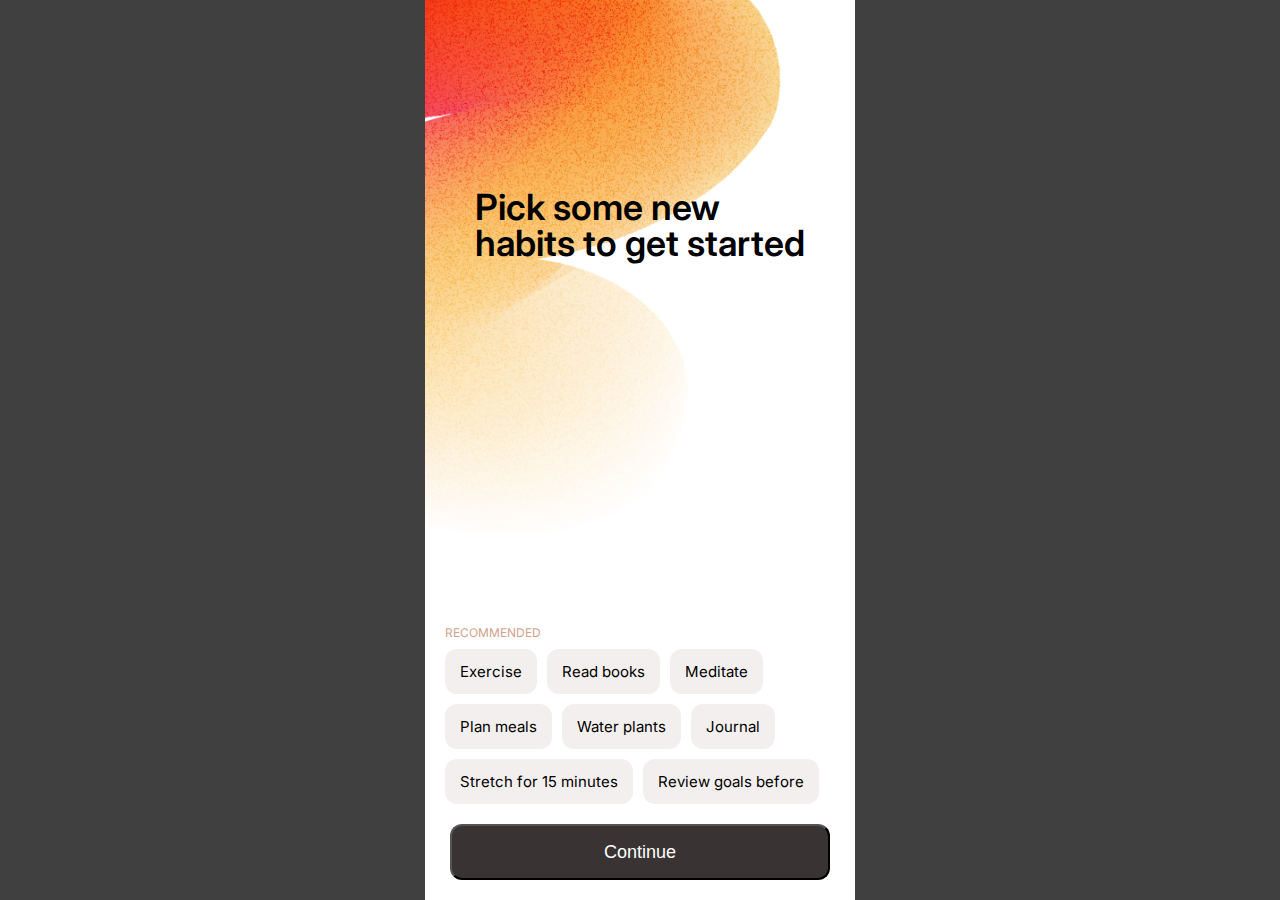
<file: index.html>
<!DOCTYPE html>
<html lang="en">

<head>
    <meta charset="UTF-8">
    <meta name="viewport" content="width=device-width, initial-scale=1.0">
    <title>To Do List Design</title>
    <link href="https://fonts.googleapis.com/css2?family=Inter:wght@600&display=swap" rel="stylesheet">
    <link rel="stylesheet" href="styles.css">

</head>

<body>
    <div class="custom-box">
        <div class="head">
            <p>
                Pick some new<br>
                habits to get started
            </p>
        </div>
        <div class="body">
            <div class="wrapper">
                <div class="title">RECOMMENDED</div>
                <ul class="list">
                    <li class="item">Exercise</li>
                    <li class="item">Read books</li>
                    <li class="item">Meditate</li>
                    <li class="item">Plan meals</li>
                    <li class="item">Water plants</li>
                    <li class="item">Journal</li>
                    <li class="item">Stretch for 15 minutes</li>
                    <li class="item">Review goals before</li>
                </ul>
            </div>
            <button class="button" onclick="buttonClicked()">Continue</button>
        </div>
    </div>
    <script>
        function buttonClicked() {
    window.location.href = 'homepage.html';
}
    </script>
</body>

</html>
</file>
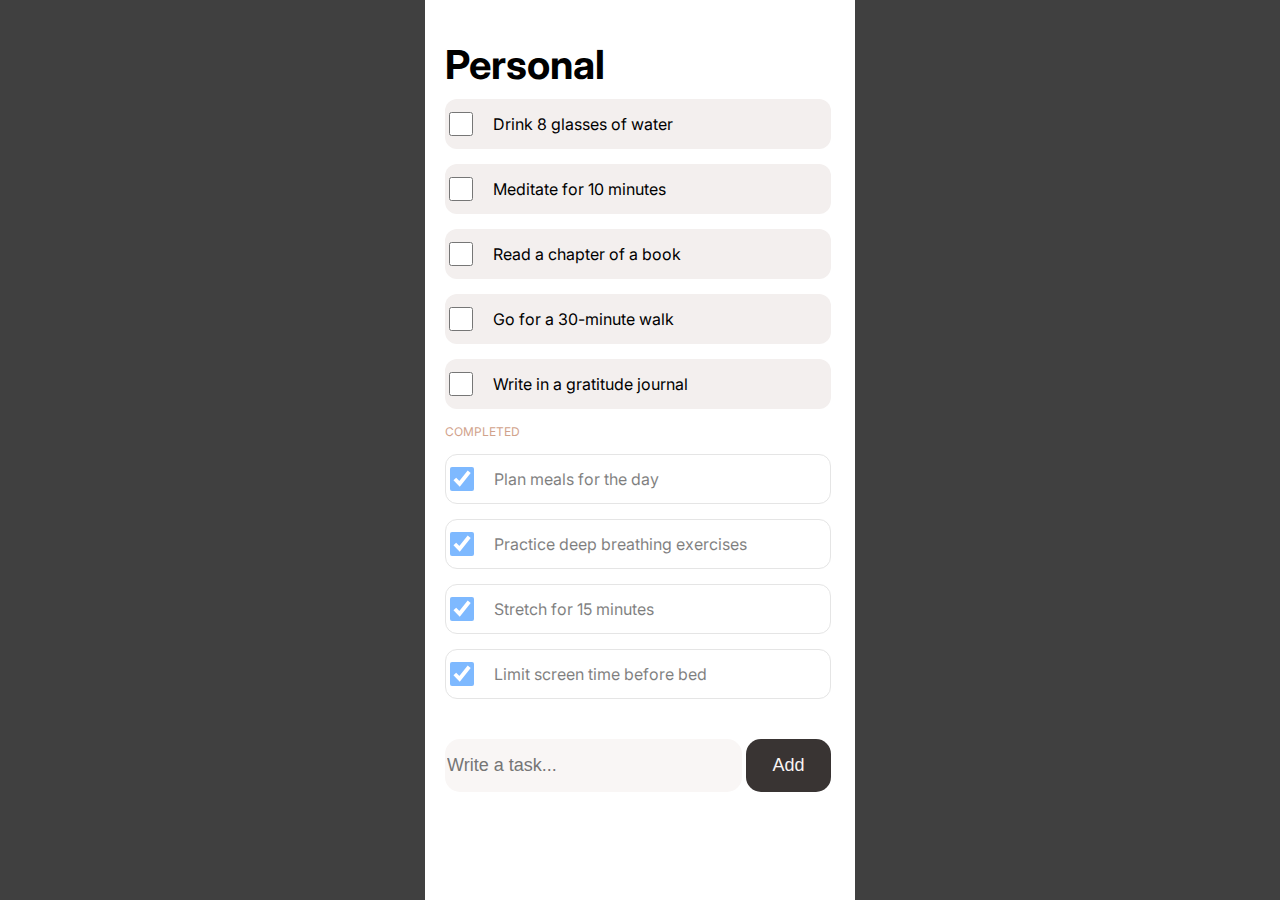
<file: checked.html>
<!DOCTYPE html>
<html lang="en">

<head>
    <meta charset="UTF-8">
    <meta name="viewport" content="width=device-width, initial-scale=1.0">
    <title>To Do List Design</title>
    <link href="https://fonts.googleapis.com/css2?family=Inter:wght@600&display=swap" rel="stylesheet">
    <link rel="stylesheet" href="checked.css">

</head>

<body>
    <div class="page">

        <div class="head">
            <p>
                Personal
            </p>
        </div>
        <div class="body">
                <label class="button">
                    <input type="checkbox" class="checkbox" />
                    Drink 8 glasses of water
                </label>

                <label class="button">
                    <input type="checkbox" class="checkbox" />
                    Meditate for 10 minutes
                </label>

                <label class="button">
                    <input type="checkbox" class="checkbox" />
                    Read a chapter of a book
                </label>

                <label class="button">
                    <input type="checkbox" class="checkbox" />
                    Go for a 30-minute walk
                </label>

                <label class="button">
                    <input type="checkbox" class="checkbox" />
                    Write in a gratitude journal
                </label>


                <div class="title">COMPLETED</div>
                <label class="private-button">
                    <input type="checkbox" class="checkbox" checked  />
                    Plan meals for the day
                </label>

                <label class="private-button">
                    <input type="checkbox" class="checkbox" checked />
                    Practice deep breathing exercises
                </label>

                <label class="private-button">
                    <input type="checkbox" class="checkbox" checked />
                    Stretch for 15 minutes
                </label>

                <label class="private-button">
                    <input type="checkbox" class="checkbox" checked />
                    Limit screen time before bed
                </label>

            </div>
            <div class="task">
                <input type="text" class="task-input" placeholder="Write a task..." />
                <button class="add-button" onclick="addTask(this)">Add</button>            </div>
        </div>

    </div>

    <script>
        document.addEventListener('DOMContentLoaded', function() {
            function addTask() {
                const input = document.querySelector('.task-input'); 
                const taskText = input.value.trim(); 

                if (taskText) { 
                    const body = document.querySelector('.body'); 

                    const label = document.createElement('label'); 
                    label.className = 'button';
                    label.innerHTML = `
                        <input type="checkbox" class="checkbox" />
                        ${taskText}
                    `;
                    const checkboxes = body.querySelectorAll('.checkbox:not(:checked)');
                    if (checkboxes.length > 0) {
                        body.insertBefore(label, checkboxes[0].parentElement);
                    } else {
                        body.appendChild(label);
                    }
                   
                    input.value = ""; 
                } else {
                    alert("Please enter a task."); 
                }
                document.querySelectorAll('.checkbox').forEach(checkbox => {
                checkbox.addEventListener('change', function() {
                    const label = this.parentElement;
                    if (this.checked) {
                        label.classList.add('completed');
                        label.parentElement.appendChild(label); 
                    } else {
                        label.classList.remove('completed');
                        const checkboxes = body.querySelectorAll('.checkbox:not(:checked)');
                        if (checkboxes.length > 0) {
                            body.insertBefore(label, checkboxes[0].parentElement); 
                        } else {
                            body.appendChild(label); 
                        }
                    }
                });
            });
            }
            document.querySelector('.add-button').addEventListener('click', addTask);
        });
    </script>

</body>

</html>
</file>
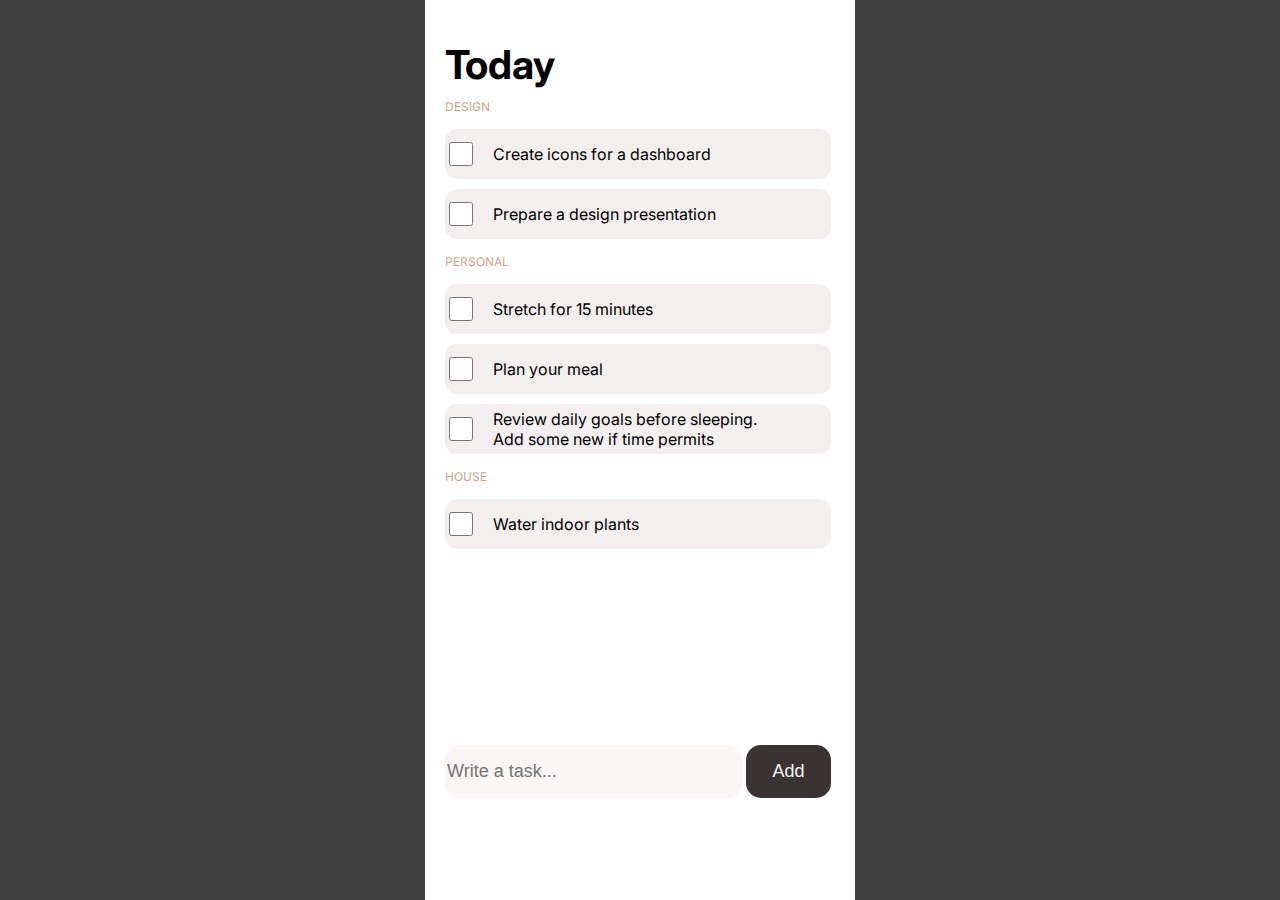
<file: homepage.html>
<!DOCTYPE html>
<html lang="en">

<head>
    <meta charset="UTF-8">
    <meta name="viewport" content="width=device-width, initial-scale=1.0">
    <title>To Do List Design</title>
    <link href="https://fonts.googleapis.com/css2?family=Inter:wght@600&display=swap" rel="stylesheet">
    <link rel="stylesheet" href="homepage.css">

</head>

<body>
    <div class="page">

        <div class="head">
            <p>
                Today
            </p>
        </div>
        <div class="body">
            <div class="title">DESIGN</div>


            <label class="button">
                <input type="checkbox" class="checkbox" />
                Create icons for a dashboard
            </label>

            <label class="button">
                <input type="checkbox" class="checkbox" />
                Prepare a design presentation
            </label>

            <div class="title">PERSONAL</div>

            <label class="button">
                <input type="checkbox" class="checkbox" />
                Stretch for 15 minutes
            </label>

            <label class="button">
                <input type="checkbox" class="checkbox" />
                Plan your meal
            </label>

            <label class="button">
                <input type="checkbox" class="checkbox" />
                Review daily goals before sleeping.
                <br> Add some new if time permits
            </label>

            <div class="title">HOUSE</div>

            <label class="button">
                <input type="checkbox" class="checkbox" />
                Water indoor plants
            </label>

            <div class="task">
                <input type="text" class="task-input" placeholder="Write a task..." />
                <button class="add-button" onclick="buttonClicked()">Add</button>
             </div>
        </div>

    </div>
    <script>
        document.addEventListener('DOMContentLoaded', function() {
            function addTask() {
                const input = document.querySelector('.task-input'); 
                const taskText = input.value.trim(); 

                if (taskText) { 
                    const body = document.querySelector('.body'); 

                    const label = document.createElement('label'); 
                    label.className = 'button';
                    label.innerHTML = `
                        <input type="checkbox" class="checkbox" />
                        ${taskText}
                    `;

                    body.appendChild(label); 
                    input.value = ""; 
                } else {
                    alert("Please enter a task."); 
                }
            }
            document.querySelector('.add-button').addEventListener('click', addTask);
        });

    </script>
</body>

</html>
</file>
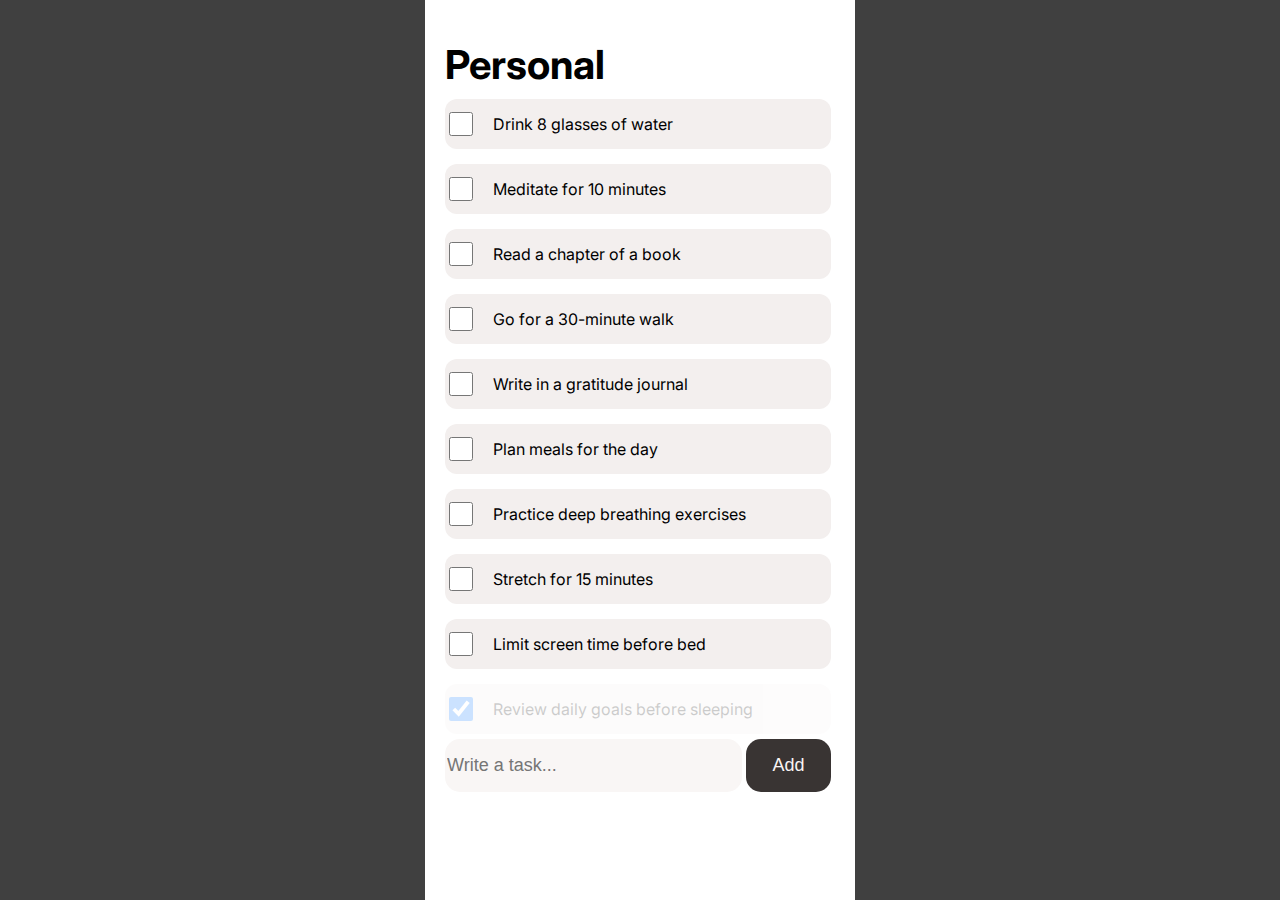
<file: simplelist.html>
<!DOCTYPE html>
<html lang="en">

<head>
    <meta charset="UTF-8">
    <meta name="viewport" content="width=device-width, initial-scale=1.0">
    <title>To Do List Design</title>
    <link href="https://fonts.googleapis.com/css2?family=Inter:wght@600&display=swap" rel="stylesheet">
    <link rel="stylesheet" href="simplelist.css">

</head>

<body>
    <div class="page">

        <div class="head">
            <p>
                Personal
            </p>
        </div>
        <div class="body">
                <label class="button">
                    <input type="checkbox" class="checkbox" />
                    Drink 8 glasses of water
                </label>

                <label class="button">
                    <input type="checkbox" class="checkbox" />
                    Meditate for 10 minutes
                </label>

                <label class="button">
                    <input type="checkbox" class="checkbox" />
                    Read a chapter of a book
                </label>

                <label class="button">
                    <input type="checkbox" class="checkbox" />
                    Go for a 30-minute walk
                </label>

                <label class="button">
                    <input type="checkbox" class="checkbox" />
                    Write in a gratitude journal
                </label>

                <label class="button">
                    <input type="checkbox" class="checkbox" />
                    Plan meals for the day
                </label>

                <label class="button">
                    <input type="checkbox" class="checkbox" />
                    Practice deep breathing exercises
                </label>

                <label class="button">
                    <input type="checkbox" class="checkbox" />
                    Stretch for 15 minutes
                </label>

                <label class="button">
                    <input type="checkbox" class="checkbox" />
                    Limit screen time before bed
                </label>

                <label class="private-button">
                    <input type="checkbox" class="checkbox" checked/>
                    Review daily goals before sleeping
                </label>
            </div>
            <div class="task">
                <input type="text" class="task-input" placeholder="Write a task..." />
                <button class="add-button" onclick="addTask(this)">Add</button>
            </div>
        </div>

    </div>
    <script>
        document.addEventListener('DOMContentLoaded', function() {
            function addTask() {
                const input = document.querySelector('.task-input'); 
                const taskText = input.value.trim(); 

                if (taskText) { 
                    const body = document.querySelector('.body'); 

                    const label = document.createElement('label'); 
                    label.className = 'button';
                    label.innerHTML = `
                        <input type="checkbox" class="checkbox" />
                        ${taskText}
                    `;

                    const checkboxes = body.querySelectorAll('.checkbox:not(:checked)');
                    if (checkboxes.length > 0) {
                        body.insertBefore(label, checkboxes[0].parentElement);
                    } else {
                        body.appendChild(label);
                    }

                    input.value = ""; 
                } else {
                    alert("Please enter a task."); 
                }

                document.querySelectorAll('.checkbox').forEach(checkbox => {
                checkbox.addEventListener('change', function() {
                    const label = this.parentElement;
                    if (this.checked) {
                        label.classList.add('completed');
                        label.parentElement.appendChild(label); 
                    } else {
                        label.classList.remove('completed');
                        const checkboxes = body.querySelectorAll('.checkbox:not(:checked)');
                        if (checkboxes.length > 0) {
                            body.insertBefore(label, checkboxes[0].parentElement); 
                        } else {
                            body.appendChild(label); 
                        }
                    }
                });
            });
            }
            document.querySelector('.add-button').addEventListener('click', addTask);
        });
    </script>
</body>

</html>
</file>
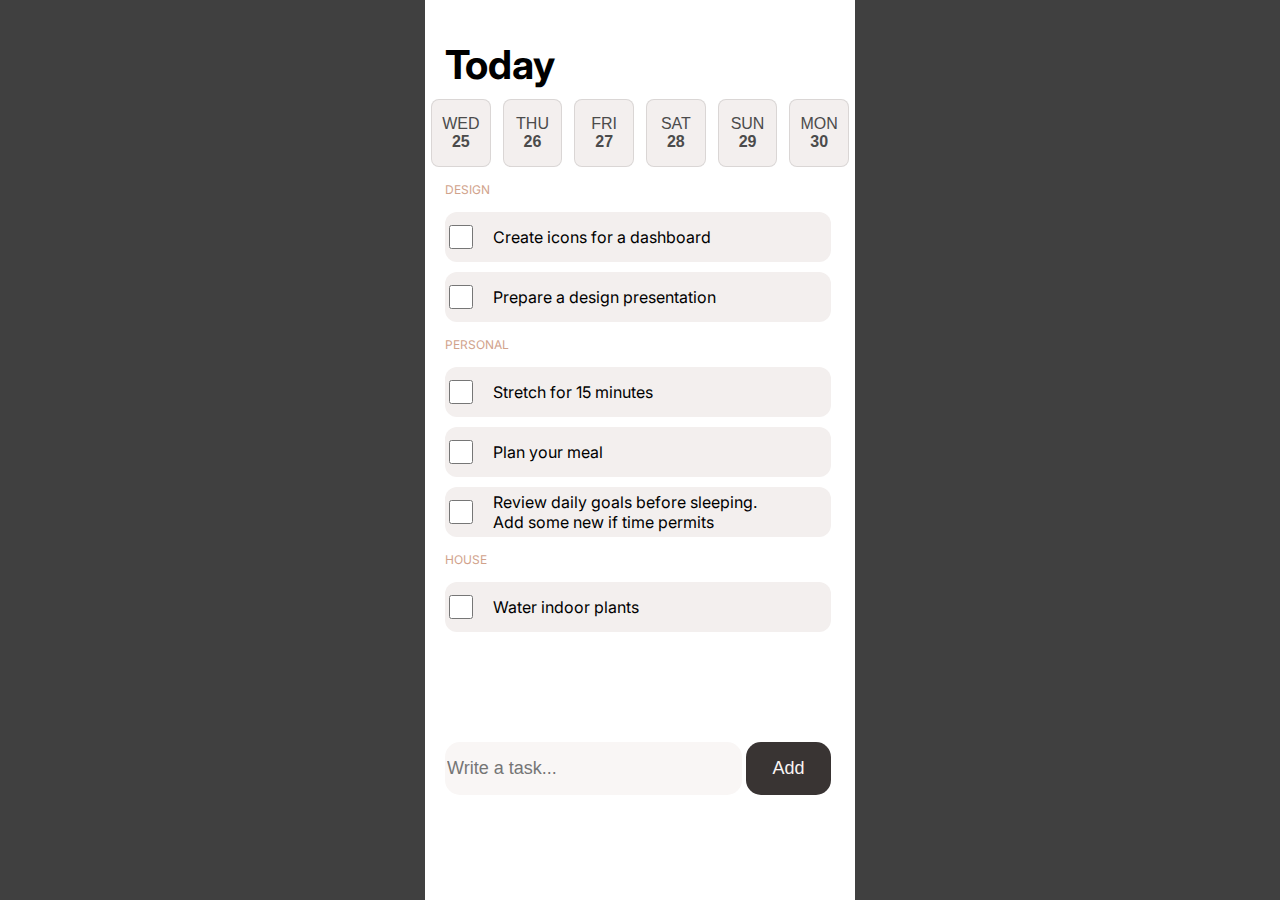
<file: withdate.html>
<!DOCTYPE html>
<html lang="en">

<head>
    <meta charset="UTF-8">
    <meta name="viewport" content="width=device-width, initial-scale=1.0">
    <title>To Do List Design</title>
    <link href="https://fonts.googleapis.com/css2?family=Inter:wght@600&display=swap" rel="stylesheet">
    <link rel="stylesheet" href="withdate.css">

</head>

<body>
    <div class="page">

        <div class="head">
            <p>
                Today
            </p>
        </div>

        <div class="date">
            <button class="day" onclick="selectDay(this)">
                <span>WED</span>
                <strong>25</strong>
            </button>
            <button class="day" onclick="selectDay(this)">
                <span>THU</span>
                <strong>26</strong>
            </button>
            <button class="day" onclick="selectDay(this)">
                <span>FRI</span>
                <strong>27</strong>
            </button>
            <button class="day" onclick="selectDay(this)">
                <span>SAT</span>
                <strong>28</strong>
            </button>
            <button class="day" onclick="selectDay(this)">
                <span>SUN</span>
                <strong>29</strong>
            </button>
            <button class="day" onclick="selectDay(this)">
                <span>MON</span>
                <strong>30</strong>
            </button>
        </div>
        
        <div class="body">
            <div class="title">DESIGN</div>

            <label class="button">
                <input type="checkbox" class="checkbox" />
                Create icons for a dashboard
            </label>

            <label class="button">
                <input type="checkbox" class="checkbox" />
                Prepare a design presentation
            </label>

            <div class="title">PERSONAL</div>

            <label class="button">
                <input type="checkbox" class="checkbox" />
                Stretch for 15 minutes
            </label>

            <label class="button">
                <input type="checkbox" class="checkbox" />
                Plan your meal
            </label>

            <label class="button">
                <input type="checkbox" class="checkbox" />
                Review daily goals before sleeping.
                <br> Add some new if time permits
            </label>

            <div class="title">HOUSE</div>

            <label class="button">
                <input type="checkbox" class="checkbox" />
                Water indoor plants
            </label>

            <div class="task">
                <input type="text" class="task-input" placeholder="Write a task..." />
                <button class="add-button" onclick="addTask(this)">Add</button>
            </div>

            <ul class="task-list"></ul>
        </div>
    </div>

    <script>
    function selectDay(button) {
    const buttons = document.querySelectorAll('.date .day');
    buttons.forEach(btn => {
        btn.classList.remove('active');
    });
    button.classList.add('active');
}
        document.addEventListener('DOMContentLoaded', function() {
            function addTask() {
                const input = document.querySelector('.task-input'); 
                const taskText = input.value.trim(); 

                if (taskText) { 
                    const body = document.querySelector('.body'); 

                    const label = document.createElement('label'); 
                    label.className = 'button';
                    label.innerHTML = `
                        <input type="checkbox" class="checkbox" />
                        ${taskText}
                    `;

                    body.appendChild(label); 
                    input.value = ""; 
                } else {
                    alert("Please enter a task."); 
                }
            }

            
            document.querySelector('.add-button').addEventListener('click', addTask);
        });
    </script>
</body>

</html>
</file>
<file: styles.css>
html, body, div, span, applet, object, iframe, h1, h2, h3, h4, h5, h6, p, blockquote, pre, a, abbr, acronym, address, big, cite, code, del, dfn, em, img, ins, kbd, q, s, samp, small, strike, strong, sub, sup, tt, var, b, u, i, center, dl, dt, dd, ol, ul, li, fieldset, form, label, legend, table, caption, tbody, tfoot, thead, tr, th, td, article, aside, canvas, details, embed, figure, figcaption, footer, header, hgroup, menu, nav, output, ruby, section, summary, time, mark, audio, video { margin: 0; padding: 0; border: 0; font-size: 100%; font: inherit; vertical-align: baseline; } /* HTML5 display-role reset for older browsers */ article, aside, details, figcaption, figure, footer, header, hgroup, menu, nav, section { display: block; } body { line-height: 1; } ol, ul { list-style: none; } blockquote, q { quotes: none; } blockquote:before, blockquote:after, q:before, q:after { content: ''; content: none; } table { border-collapse: collapse; border-spacing: 0; }

* {
  box-sizing: border-box;
}

body {
  margin: 0;
  padding: 0;
  width: 100%;
  height: 100vh;
  overflow: hidden;
  display: flex;
  flex-direction: column;
  align-items: center;
  background-color: rgb(64, 64, 64);
  overflow: hidden;
  font-family: 'Inter', sans-serif;
}

.custom-box {
  width: 430px;
  height: 100%;
  overflow: hidden;
  display: flex;
  flex-direction: column;
  justify-content: space-between;
  align-items: center;
  background-color: #fff;
  background-image: url('image.png');
  background-size: 784px;
  background-repeat: no-repeat;
  background-position: -325px -250px;
}

.custom-box .head {
  width: 100%;
  height: 50%;
  display: flex;
  justify-content: center;
  align-items: center;
  font-weight: 600;
  font-size: 36px;
  color: rgb(0, 0, 0);
}
.custom-box .body {
  padding-bottom: 20px;
}

.custom-box .body .wrapper {
  width: 100%;
  padding: 20px;
}

.custom-box .body .title {
  font-size: 12px;
  color: #D1A28B;
  margin-bottom: 10px;
}

.custom-box .body .list{
  display: flex;
  flex-wrap: wrap;
  gap: 10px;
}

.custom-box .body .item {
  display: inline-block;
  padding: 15px;
  font-size: 15px;
  border-radius: 12px;
  color: #000000;
  background-color: #F3EFEE;
  justify-content: center;
}

.item:hover{
  background-color: #393433;
}

.custom-box .body .button {
  width: calc(100% - 50px);
  margin-left: 25px;
  height: 56px;
  background-color: #393433;
  border-radius: 12px;
  font-size: 18px;
  color: #ffffff;
}
</file>
<file: checked.css>
* {
    box-sizing: border-box;
}

body {
    margin: 0;
    padding: 0;
    width: 100%;
    height: 100vh;
    overflow: hidden;
    display: flex;
    flex-direction: column;
    align-items: center;
    background-color: rgb(64, 64, 64);
    overflow: hidden;
    font-family: 'Inter', sans-serif;
}

.page {
    width: 430px;
    height: 100%;
    overflow: hidden;
    align-items: center;
    background-color: #fff;
    display: block;
}


.head {
    width: 105px;
    height: 44px;
    font-size: 40px;
    font-weight: bold;
    gap: 10px;
    margin: 10px 15px 15px 20px;
    color: rgb(0, 0, 0);
}

.button {
    display: flex;
    flex-direction: row;
    margin: 15px 20px 10px 20px;
    align-items: center;
    width: 386px;
    height: 50px;
    border-radius: 12px;
    font-size: 16px;
    background-color: #F3EFEE
}

.private-button
{
    display: flex;
    flex-direction: row;
    opacity: 0.5;
    margin: 15px 20px 10px 20px;
    align-items: center;
    width: 386px;
    height: 50px;
    border-radius: 12px;
    font-size: 16px;
    border: 1px solid #ccc;
    background-color: #ffffff
}


.title {
    font-size: 12px;
    color: #D1A28B;
    margin: 15px 20px 15px 20px;
}

.checkbox {
    width: 24px;
    height: 24px;
    align-self: center;
    margin-right: 20px;
}


.task {
    margin: 30px 20px 30px 20px;
    z-index: 10;
    background-color: white;
    opacity: 1;
    position: absolute;
}

.task-input {
    width: 297px;
    height: 53px;
    font-size: 18px;
    border: 0px solid #ccc;
    border-radius: 15px;
    background-color: #f9f6f5;
}

.add-button {
    width: 85px;
    height: 53px;
    font-size: 18px;
    color: #F9F5F4;
    background-color: #393433;
    border: none;
    border-radius: 15px;
}
</file>
<file: homepage.css>
* {
    box-sizing: border-box;
}

body {
    margin: 0;
    padding: 0;
    width: 100%;
    height: 100vh;
    overflow: hidden;
    display: flex;
    flex-direction: column;
    align-items: center;
    background-color: rgb(64, 64, 64);
    overflow: hidden;
    font-family: 'Inter', sans-serif;
}

.page {
    width: 430px;
    height: 100%;
    overflow: hidden;
    align-items: center;
    background-color: #fff;
    display: block;
}


.head {
    width: 105px;
    height: 44px;
    font-size: 40px;
    font-weight: bold;
    gap: 10px;
    margin: 10px 15px 15px 20px;
    color: rgb(0, 0, 0);
}

.title {
    font-size: 12px;
    color: #D1A28B;
    margin: 15px 20px 15px 20px;
}


.button {
    display: flex;
    flex-direction: row;
    margin: 10px 20px 10px 20px;
    align-items: center;
    width: 386px;
    height: 50px;
    border-radius: 12px;
    font-size: 16px;
    border: 0px solid #ccc;
    background-color: #F3EFEE
}

.checkbox {
    width: 24px;
    height: 24px;
    align-self: center;
    margin-right: 20px;
}

.task {
    margin: 196px 20px 10px 20px;
}



.task-input {
    width: 297px;
    height: 53px;
    font-size: 18px;
    border: 0px solid #ccc;
    border-radius: 15px;
    outline: none;
    background-color: #f9f6f5;
}

.add-button {
    width: 85px;
    height: 53px;
    font-size: 18px;
    color: #F9F5F4;
    background-color: #393433;
    border: none;
    border-radius: 15px;
}
</file>
<file: simplelist.css>
* {
    box-sizing: border-box;
}

body {
    margin: 0;
    padding: 0;
    width: 100%;
    height: 100vh;
    overflow: hidden;
    display: flex;
    flex-direction: column;
    align-items: center;
    background-color: rgb(64, 64, 64);
    overflow: hidden;
    font-family: 'Inter', sans-serif;
}

.page {
    width: 430px;
    height: 100%;
    overflow: hidden;
    align-items: center;
    background-color: #fff;
    display: block;
}


.head {
    width: 105px;
    height: 44px;
    font-size: 40px;
    font-weight: bold;
    gap: 10px;
    margin: 10px 15px 15px 20px;
    color: rgb(0, 0, 0);
}

.button {
    display: flex;
    flex-direction: row;
    margin: 15px 20px 10px 20px;
    align-items: center;
    width: 386px;
    height: 50px;
    border-radius: 12px;
    font-size: 16px;
    border: 0px solid #ccc;
    background-color: #F3EFEE
}

.private-button
{
    display: flex;
    flex-direction: row;
    margin: 15px 20px 10px 20px;
    align-items: center;
    width: 386px;
    opacity: 0.2;
    height: 50px;
    border-radius: 12px;
    font-size: 16px;
    border: 0px solid #ccc;
    background-color: #F3EFEE;
}

.checkbox {
    width: 24px;
    height: 24px;
    align-self: center;
    margin-right: 20px;
}


.task {
    margin: -5px 20px 0px 20px;
    z-index: 10;
    background-color: white;
    opacity: 1;
    position: absolute;
}

.task-input {
    width: 297px;
    height: 53px;
    font-size: 18px;
    border: 0px solid #ccc;
    border-radius: 15px;
    background-color: #f9f6f5;
}

.add-button {
    width: 85px;
    height: 53px;
    font-size: 18px;
    color: #F9F5F4;
    background-color: #393433;
    border: none;
    border-radius: 15px;
}
</file>
<file: withdate.css>
* {
    box-sizing: border-box;
}

body {
    margin: 0;
    padding: 0;
    width: 100%;
    height: 100vh;
    overflow: hidden;
    display: flex;
    flex-direction: column;
    align-items: center;
    background-color: rgb(64, 64, 64);
    overflow: hidden;
    font-family: 'Inter', sans-serif;
}

.page {
    width: 430px;
    height: 100%;
    overflow: hidden;
    align-items: center;
    background-color: #fff;
    display: block;
}


.head {
    width: 105px;
    height: 44px;
    font-size: 40px;
    font-weight: bold;
    gap: 10px;
    margin: 10px 15px 15px 20px;
    color: rgb(0, 0, 0);
}

.title {
    font-size: 12px;
    color: #D1A28B;
    margin: 15px 20px 15px 20px;
}


.button {
    display: flex;
    flex-direction: row;
    margin: 10px 20px 10px 20px;
    align-items: center;
    width: 386px;
    height: 50px;
    border-radius: 12px;
    font-size: 16px;
    border: 0px solid #ccc;
    background-color: #F3EFEE
}

.checkbox {
    width: 24px;
    height: 24px;
    align-self: center;
    margin-right: 20px;
}

.task {
    margin: 110px 20px 5px 20px;
}


.task-input {
    width: 297px;
    height: 53px;
    font-size: 18px;
    border: 0px solid #ccc;
    border-radius: 15px;
    outline: none;
    background-color: #f9f6f5;
}

.add-button {
    width: 85px;
    height: 53px;
    font-size: 18px;
    color: #F9F5F4;
    background-color: #393433;
    border: none;
    border-radius: 15px;
}

.date {
    display: flex;
    gap: 10px,
}

.day {
    display: flex;
    flex-direction: column;
    align-items: center;
    justify-content: center;
    margin: 0px 6px 0px 6px;
    width: 60px;
    height: 68px;
    border-radius: 8px;
    color:#4b4b4b;
    border: 1px solid #0000001A;
    background-color: #F3EFEE;
    font-size: 16px;
}
.day:hover {
    background-color: #D1A28B; 
  }
  .day.active {
    background-color: #D1A28B; 
    
}
</file>
